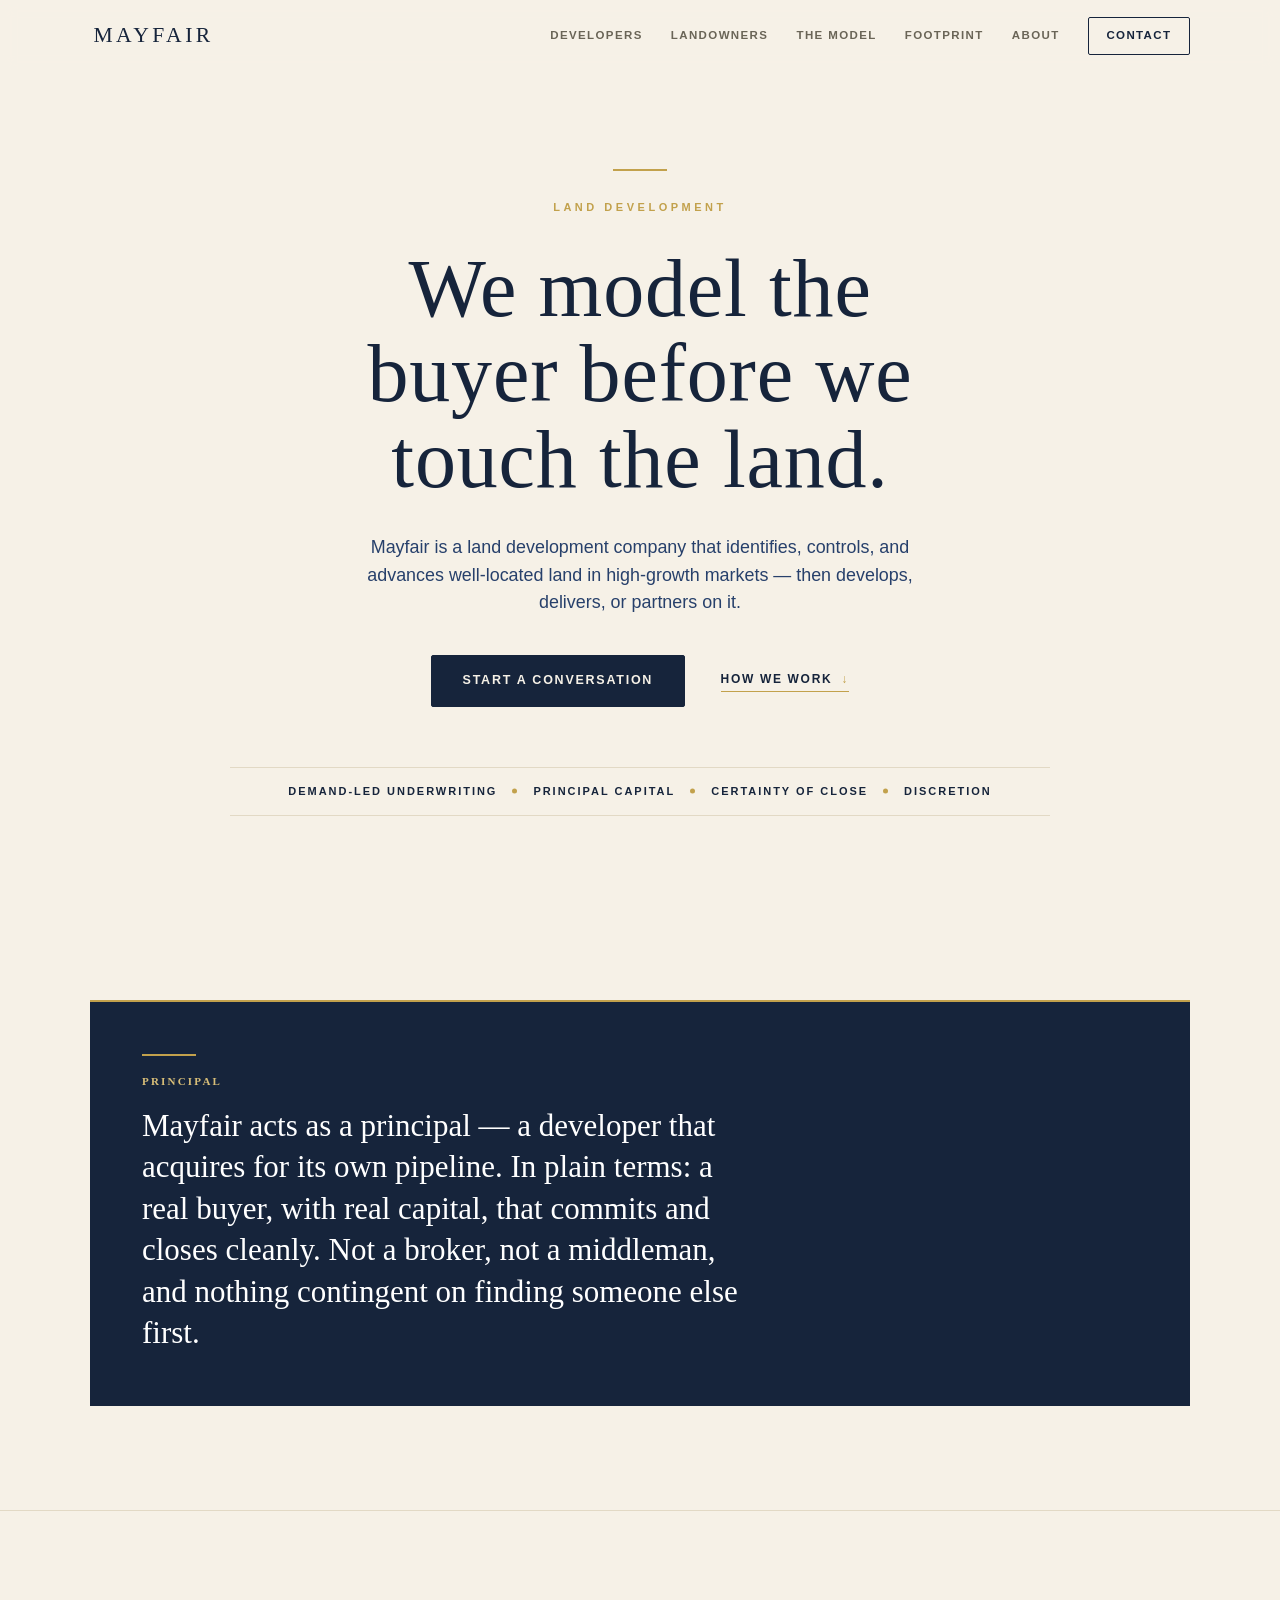
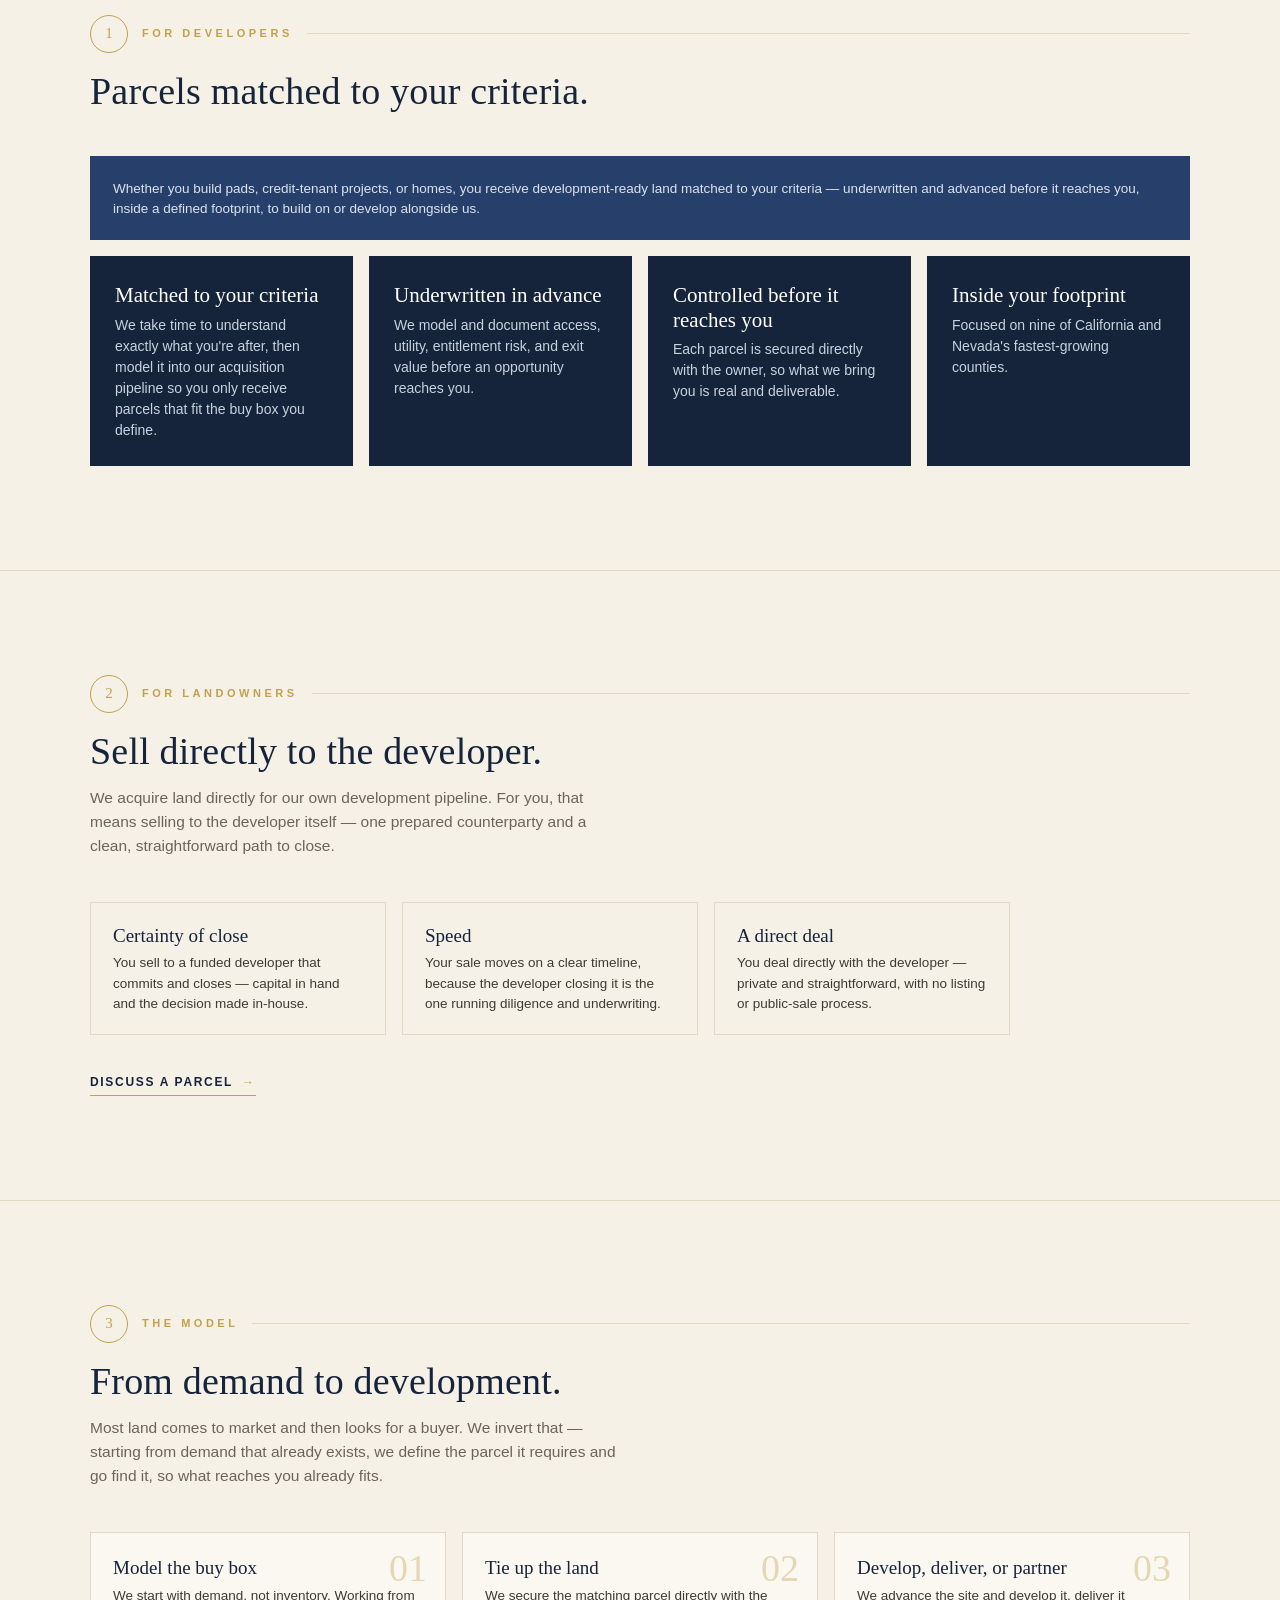
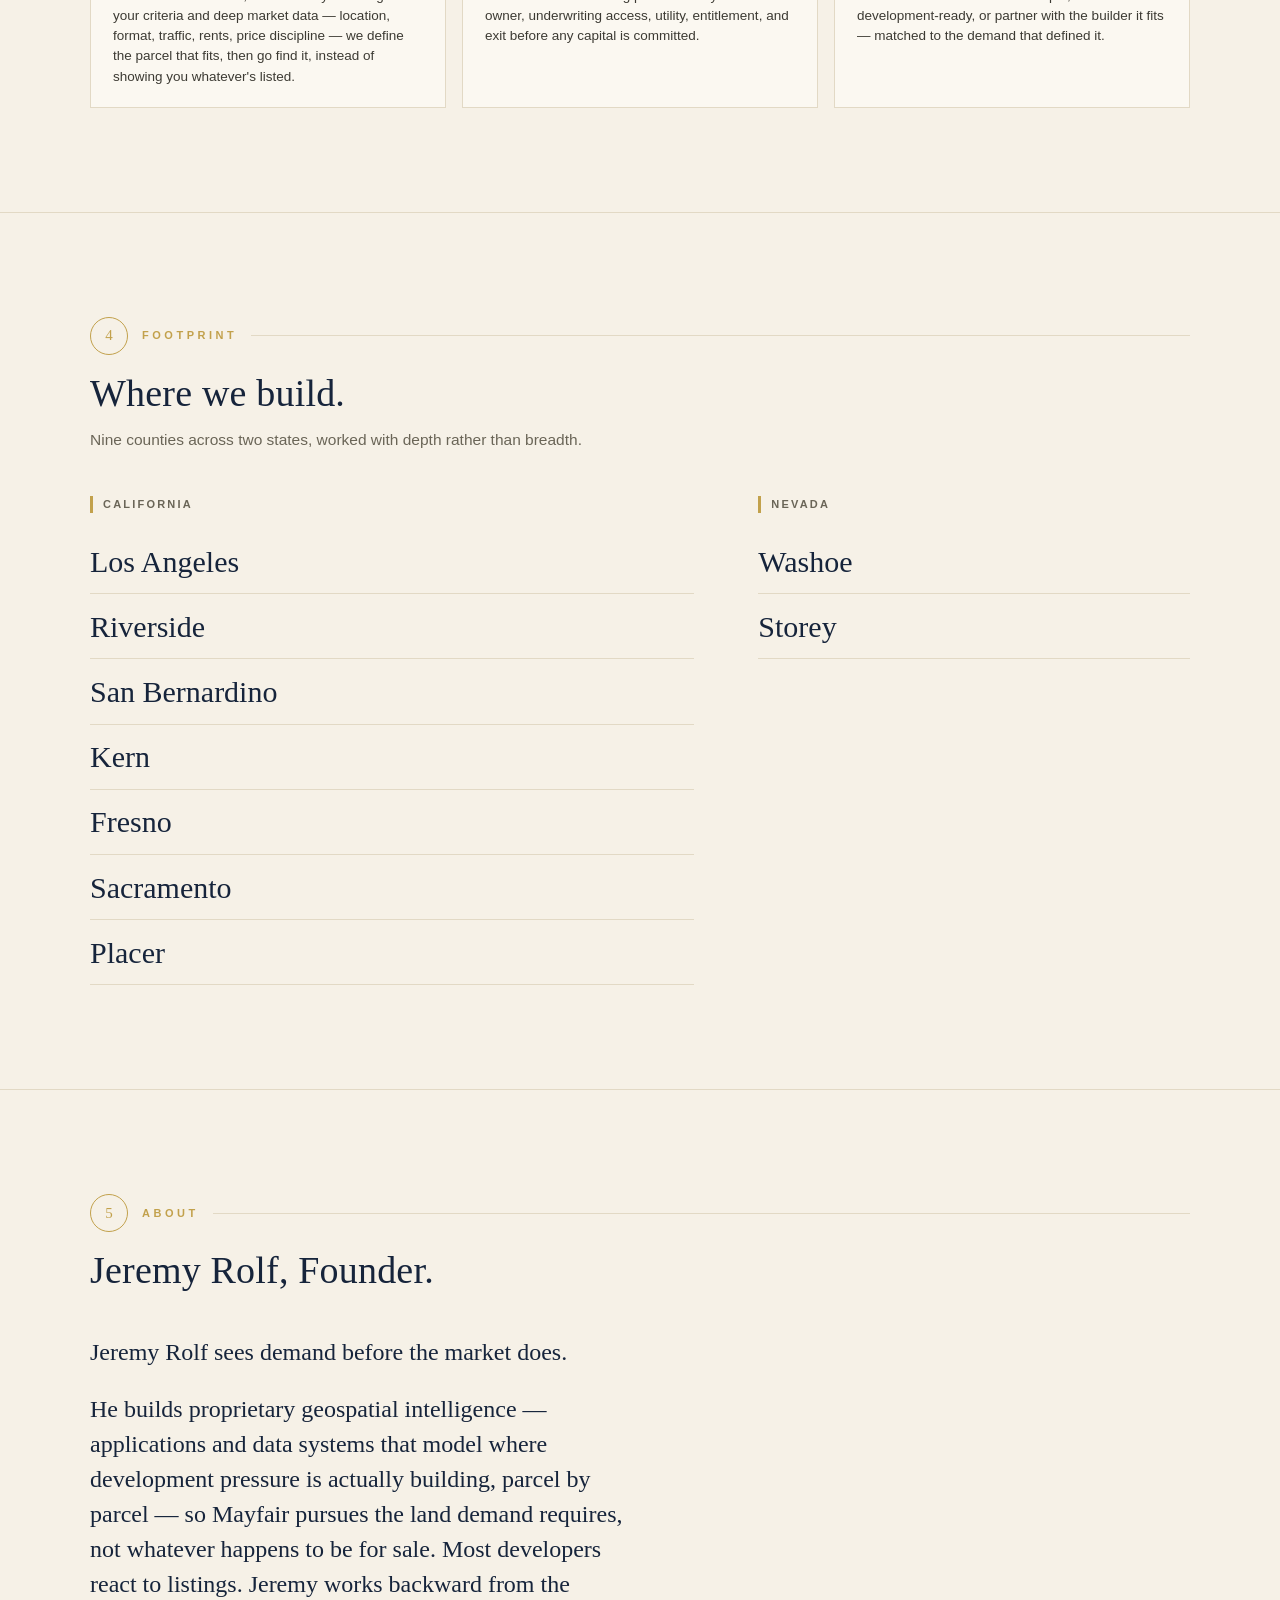
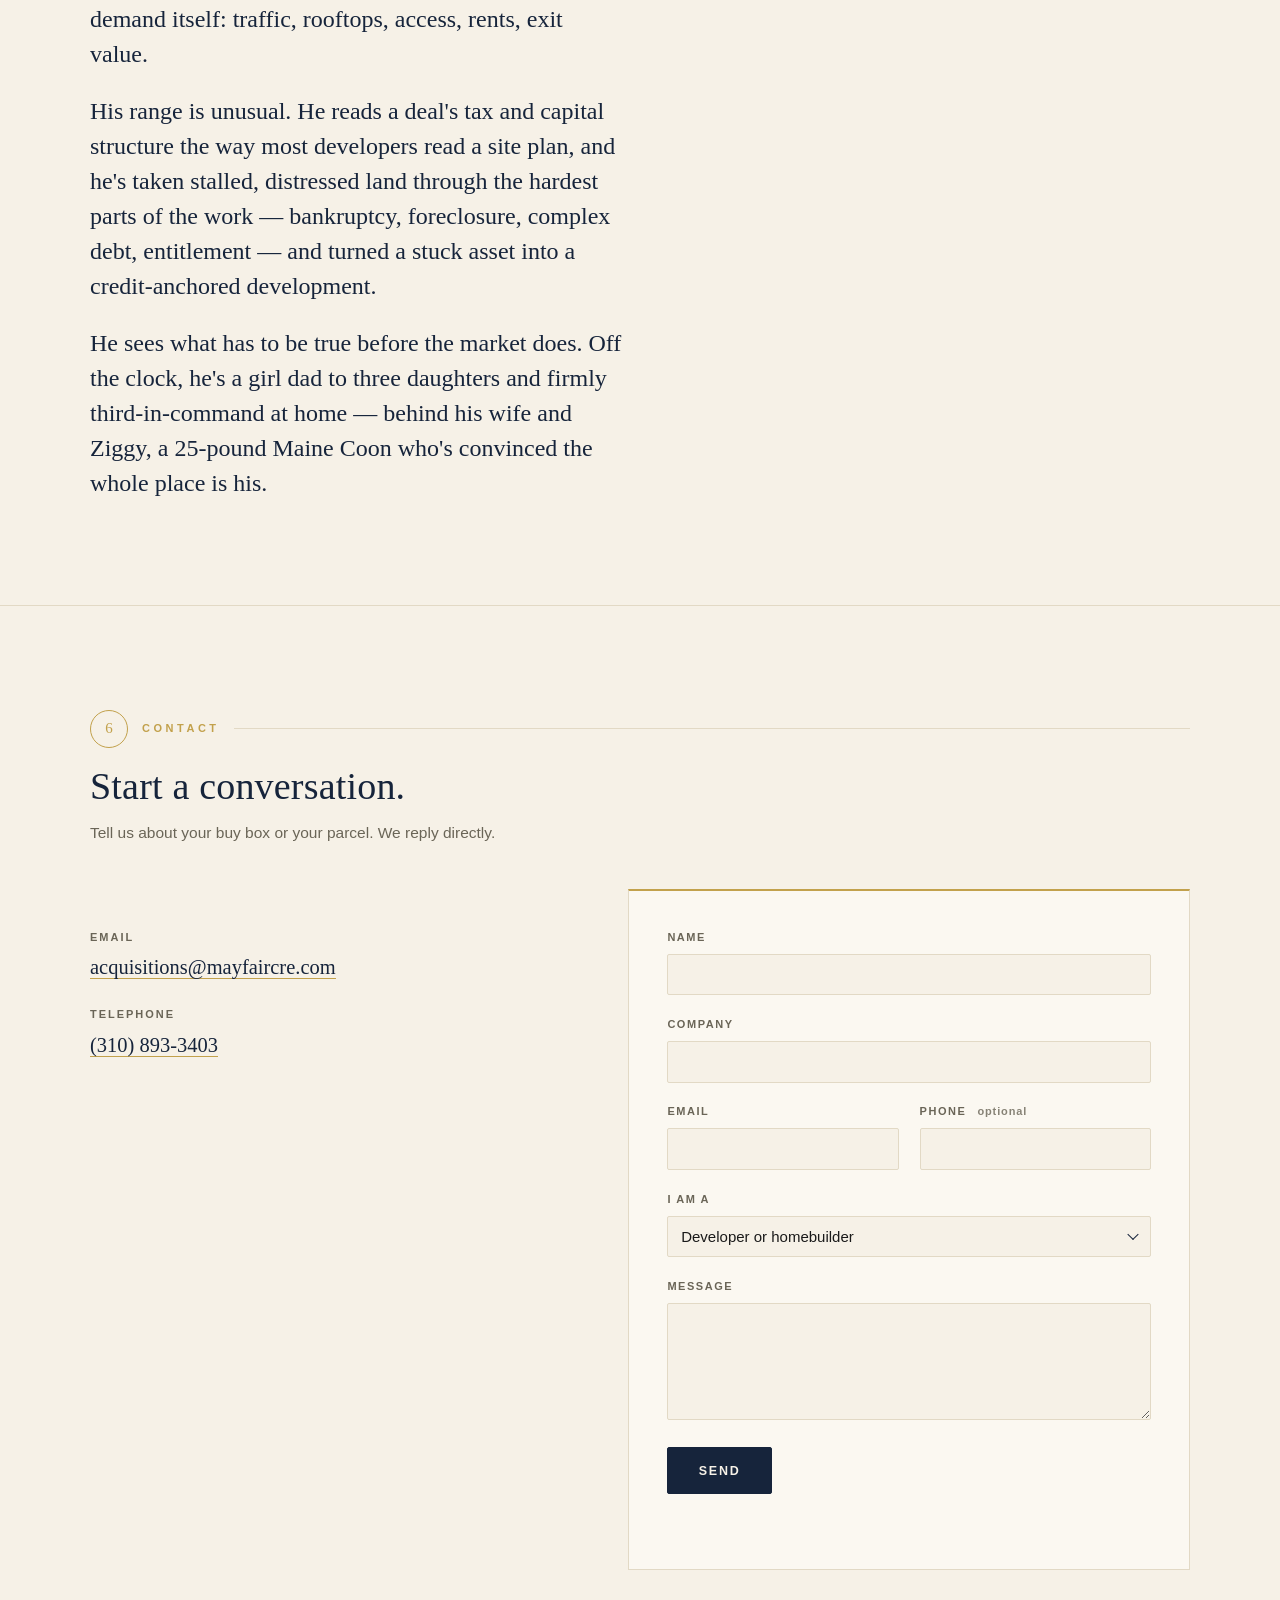
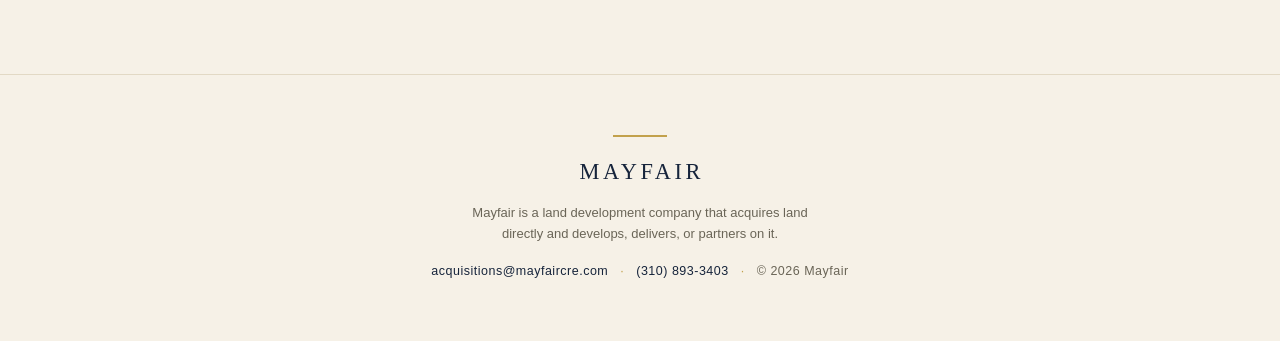
<file: index.html>
<!doctype html>
<html lang="en">
<head>
<meta charset="utf-8" />
<meta name="viewport" content="width=device-width, initial-scale=1" />
<title>Mayfair — Land Development</title>
<meta name="description" content="Mayfair is a land development company. We identify, control, and advance well-located land in high-growth California and Nevada markets, then develop, deliver, or partner on it." />

<link rel="canonical" href="https://mayfaircre.com/" />
<meta name="theme-color" content="#16243B" />

<!-- Open Graph / social -->
<meta property="og:type" content="website" />
<meta property="og:site_name" content="Mayfair" />
<meta property="og:title" content="Mayfair — Land Development" />
<meta property="og:description" content="Mayfair is a land development company — identifying, controlling, and advancing well-located land in high-growth California and Nevada markets." />
<meta property="og:url" content="https://mayfaircre.com/" />
<meta property="og:image" content="https://mayfaircre.com/assets/og-image.png" />
<meta property="og:image:width" content="1200" />
<meta property="og:image:height" content="630" />
<meta name="twitter:card" content="summary_large_image" />
<meta name="twitter:title" content="Mayfair — Land Development" />
<meta name="twitter:description" content="Mayfair is a land development company — identifying, controlling, and advancing well-located land in high-growth California and Nevada markets." />

<link rel="icon" href="assets/favicon.svg" type="image/svg+xml" />
<link rel="apple-touch-icon" href="assets/apple-touch-icon.png" />
<link rel="alternate icon" href="assets/favicon.ico" />

<link rel="stylesheet" href="assets/tokens.css" />
<link rel="stylesheet" href="styles.css" />
</head>
<body>
<a class="skip-link" href="#main">Skip to content</a>

<header class="site-header" id="top">
  <div class="shell header-inner">
    <a class="wordmark" href="#top" aria-label="Mayfair — home">
      <span class="wordmark-text">Mayfair</span>
    </a>
    <nav class="site-nav" aria-label="Primary">
      <a href="#developers">Developers</a>
      <a href="#owners">Landowners</a>
      <a href="#model">The model</a>
      <a href="#footprint">Footprint</a>
      <a href="#about">About</a>
      <a class="nav-cta" href="#contact">Contact</a>
    </nav>
    <button class="nav-toggle" aria-expanded="false" aria-controls="mobile-nav" aria-label="Open menu">
      <span></span><span></span>
    </button>
  </div>
  <nav class="mobile-nav" id="mobile-nav" aria-label="Mobile" hidden>
    <a href="#developers">Developers</a>
    <a href="#owners">Landowners</a>
    <a href="#model">The model</a>
    <a href="#footprint">Footprint</a>
    <a href="#about">About</a>
    <a href="#contact">Contact</a>
  </nav>
</header>

<main id="main">

  <!-- HERO / MASTHEAD -->
  <section class="hero" aria-labelledby="hero-h">
    <div class="shell">
      <div class="crest-rule"></div>
      <p class="eyebrow reveal">Land development</p>
      <h1 class="hero-h reveal" id="hero-h">We model the buyer before we touch the land.</h1>
      <p class="hero-sub reveal">
        Mayfair is a land development company that identifies, controls, and advances
        well-located land in high-growth markets — then develops, delivers, or partners
        on it.
      </p>
      <div class="hero-actions reveal">
        <a class="btn" href="#contact">Start a conversation</a>
        <a class="btn-text" href="#model">How we work <span aria-hidden="true">↓</span></a>
      </div>
      <div class="doctrine reveal">
        <span>Demand-led underwriting</span>
        <span>Principal capital</span>
        <span>Certainty of close</span>
        <span>Discretion</span>
      </div>
    </div>
  </section>

  <!-- PRINCIPAL STATEMENT -->
  <section class="section" aria-labelledby="principal-h">
    <div class="shell">
      <div class="principal-card reveal">
        <div class="crest-rule"></div>
        <p class="kicker">Principal</p>
        <p id="principal-h">
          Mayfair acts as a principal — a developer that acquires for its own pipeline.
          In plain terms: a real buyer, with real capital, that commits and closes
          cleanly. Not a broker, not a middleman, and nothing contingent on finding
          someone else first.
        </p>
      </div>
    </div>
  </section>

  <!-- FOR DEVELOPERS — dark-card centerpiece -->
  <section class="section section-developers" id="developers" aria-labelledby="dev-h">
    <div class="shell">
      <div class="section-head">
        <div class="sec-topline">
          <span class="sec-num">1</span>
          <span class="eyebrow">For developers</span>
          <span class="flex-rule"></span>
        </div>
        <h2 class="section-h reveal" id="dev-h">Parcels matched to your criteria.</h2>
      </div>

      <div class="card lead lead-card reveal">
        <p>
          Whether you build pads, credit-tenant projects, or homes, you receive
          development-ready land matched to your criteria — underwritten and advanced
          before it reaches you, inside a defined footprint, to build on or develop
          alongside us.
        </p>
      </div>

      <div class="grid g-4">
        <div class="card dark reveal">
          <h3>Matched to your criteria</h3>
          <p>We take time to understand exactly what you're after, then model it into our acquisition pipeline so you only receive parcels that fit the buy box you define.</p>
        </div>
        <div class="card dark reveal">
          <h3>Underwritten in advance</h3>
          <p>We model and document access, utility, entitlement risk, and exit value before an opportunity reaches you.</p>
        </div>
        <div class="card dark reveal">
          <h3>Controlled before it reaches you</h3>
          <p>Each parcel is secured directly with the owner, so what we bring you is real and deliverable.</p>
        </div>
        <div class="card dark reveal">
          <h3>Inside your footprint</h3>
          <p>Focused on nine of California and Nevada's fastest-growing counties.</p>
        </div>
      </div>
    </div>
  </section>

  <!-- FOR LANDOWNERS — lighter, smaller -->
  <section class="section section-owners" id="owners" aria-labelledby="own-h">
    <div class="shell">
      <div class="section-head">
        <div class="sec-topline">
          <span class="sec-num">2</span>
          <span class="eyebrow">For landowners</span>
          <span class="flex-rule"></span>
        </div>
        <h2 class="section-h reveal" id="own-h">Sell directly to the developer.</h2>
        <p class="sec-lead reveal">
          We acquire land directly for our own development pipeline. For you, that means
          selling to the developer itself — one prepared counterparty and a clean,
          straightforward path to close.
        </p>
      </div>

      <div class="owners-body">
        <div class="grid g-3">
          <div class="card reveal">
            <h3>Certainty of close</h3>
            <p>You sell to a funded developer that commits and closes — capital in hand and the decision made in-house.</p>
          </div>
          <div class="card reveal">
            <h3>Speed</h3>
            <p>Your sale moves on a clear timeline, because the developer closing it is the one running diligence and underwriting.</p>
          </div>
          <div class="card reveal">
            <h3>A direct deal</h3>
            <p>You deal directly with the developer — private and straightforward, with no listing or public-sale process.</p>
          </div>
        </div>
        <div class="owners-cta reveal">
          <a class="btn-text" href="#contact">Discuss a parcel <span aria-hidden="true">→</span></a>
        </div>
      </div>
    </div>
  </section>

  <!-- THE MODEL -->
  <section class="section section-model" id="model" aria-labelledby="model-h">
    <div class="shell">
      <div class="section-head">
        <div class="sec-topline">
          <span class="sec-num">3</span>
          <span class="eyebrow">The model</span>
          <span class="flex-rule"></span>
        </div>
        <h2 class="section-h reveal" id="model-h">From demand to development.</h2>
        <p class="sec-lead reveal">
          Most land comes to market and then looks for a buyer. We invert that — starting
          from demand that already exists, we define the parcel it requires and go find
          it, so what reaches you already fits.
        </p>
      </div>

      <div class="road">
        <div class="card reveal">
          <span class="seq">01</span>
          <h3>Model the buy box</h3>
          <p>
            We start with demand, not inventory. Working from your criteria and deep
            market data — location, format, traffic, rents, price discipline — we define
            the parcel that fits, then go find it, instead of showing you whatever's
            listed.
          </p>
        </div>
        <div class="card reveal">
          <span class="seq">02</span>
          <h3>Tie up the land</h3>
          <p>
            We secure the matching parcel directly with the owner, underwriting access,
            utility, entitlement, and exit before any capital is committed.
          </p>
        </div>
        <div class="card reveal">
          <span class="seq">03</span>
          <h3>Develop, deliver, or partner</h3>
          <p>
            We advance the site and develop it, deliver it development-ready, or partner
            with the builder it fits — matched to the demand that defined it.
          </p>
        </div>
      </div>
    </div>
  </section>

  <!-- FOOTPRINT -->
  <section class="section section-footprint" id="footprint" aria-labelledby="foot-h">
    <div class="shell">
      <div class="section-head">
        <div class="sec-topline">
          <span class="sec-num">4</span>
          <span class="eyebrow">Footprint</span>
          <span class="flex-rule"></span>
        </div>
        <h2 class="section-h reveal" id="foot-h">Where we build.</h2>
        <p class="sec-lead reveal">Nine counties across two states, worked with depth rather than breadth.</p>
      </div>

      <div class="footprint-grid">
        <div class="footprint-col reveal">
          <p class="band-label">California</p>
          <ul class="county-list">
            <li>Los Angeles</li>
            <li>Riverside</li>
            <li>San Bernardino</li>
            <li>Kern</li>
            <li>Fresno</li>
            <li>Sacramento</li>
            <li>Placer</li>
          </ul>
        </div>
        <div class="footprint-col reveal">
          <p class="band-label">Nevada</p>
          <ul class="county-list">
            <li>Washoe</li>
            <li>Storey</li>
          </ul>
        </div>
      </div>
    </div>
  </section>

  <!-- ABOUT -->
  <section class="section section-about" id="about" aria-labelledby="about-h">
    <div class="shell">
      <div class="section-head">
        <div class="sec-topline">
          <span class="sec-num">5</span>
          <span class="eyebrow">About</span>
          <span class="flex-rule"></span>
        </div>
        <h2 class="section-h reveal" id="about-h">Jeremy Rolf, Founder.</h2>
      </div>

      <div class="about-grid">
        <div class="about-bio reveal">
          <p>Jeremy Rolf sees demand before the market does.</p>
          <p>
            He builds proprietary geospatial intelligence — applications and data systems
            that model where development pressure is actually building, parcel by parcel —
            so Mayfair pursues the land demand requires, not whatever happens to be for
            sale. Most developers react to listings. Jeremy works backward from the demand
            itself: traffic, rooftops, access, rents, exit value.
          </p>
          <p>
            His range is unusual. He reads a deal's tax and capital structure the way most
            developers read a site plan, and he's taken stalled, distressed land through
            the hardest parts of the work — bankruptcy, foreclosure, complex debt,
            entitlement — and turned a stuck asset into a credit-anchored development.
          </p>
          <p>
            He sees what has to be true before the market does. Off the clock, he's a girl
            dad to three daughters and firmly third-in-command at home — behind his wife
            and Ziggy, a 25-pound Maine Coon who's convinced the whole place is his.
          </p>
        </div>
      </div>
    </div>
  </section>

  <!-- CONTACT -->
  <section class="section section-contact" id="contact" aria-labelledby="contact-h">
    <div class="shell">
      <div class="section-head">
        <div class="sec-topline">
          <span class="sec-num">6</span>
          <span class="eyebrow">Contact</span>
          <span class="flex-rule"></span>
        </div>
        <h2 class="section-h reveal" id="contact-h">Start a conversation.</h2>
        <p class="sec-lead reveal">Tell us about your buy box or your parcel. We reply directly.</p>
      </div>

      <div class="contact-grid">
        <div class="contact-intro">
          <dl class="contact-direct reveal">
            <div>
              <dt>Email</dt>
              <dd><a href="mailto:acquisitions@mayfaircre.com">acquisitions@mayfaircre.com</a></dd>
            </div>
            <div>
              <dt>Telephone</dt>
              <dd><a href="tel:+13108933403">(310) 893-3403</a></dd>
            </div>
          </dl>
        </div>

        <form class="contact-form reveal" id="contact-form" novalidate>
          <div class="field">
            <label for="name">Name</label>
            <input type="text" id="name" name="name" autocomplete="name" required />
          </div>
          <div class="field">
            <label for="company">Company</label>
            <input type="text" id="company" name="company" autocomplete="organization" />
          </div>
          <div class="field-row">
            <div class="field">
              <label for="email">Email</label>
              <input type="email" id="email" name="email" autocomplete="email" required />
            </div>
            <div class="field">
              <label for="phone">Phone <span class="optional">optional</span></label>
              <input type="tel" id="phone" name="phone" autocomplete="tel" />
            </div>
          </div>
          <div class="field">
            <label for="role">I am a</label>
            <div class="select-wrap">
              <select id="role" name="role">
                <option value="Developer">Developer or homebuilder</option>
                <option value="Land owner">Land owner</option>
                <option value="Capital partner">Capital partner</option>
                <option value="Other">Other</option>
              </select>
            </div>
          </div>
          <div class="field">
            <label for="message">Message</label>
            <textarea id="message" name="message" rows="4" required></textarea>
          </div>
          <!-- Honeypot: hidden from humans, catches bots -->
          <div class="hp" aria-hidden="true">
            <label for="company_website">Company website</label>
            <input type="text" id="company_website" name="company_website" tabindex="-1" autocomplete="off" />
          </div>
          <button type="submit" class="btn btn-submit">Send</button>
          <p class="form-status" id="form-status" role="status" aria-live="polite"></p>
        </form>
      </div>
    </div>
  </section>
</main>

<footer class="site-footer">
  <div class="shell">
    <div class="crest-rule"></div>
    <span class="footer-mark">Mayfair</span>
    <p class="footer-note">
      Mayfair is a land development company that acquires land directly and develops, delivers, or partners on it.
    </p>
    <div class="footer-meta">
      <a href="mailto:acquisitions@mayfaircre.com">acquisitions@mayfaircre.com</a>
      <span class="sep">·</span>
      <a href="tel:+13108933403">(310) 893-3403</a>
      <span class="sep">·</span>
      <span class="footer-rights">&copy; <span id="year">2026</span> Mayfair</span>
    </div>
  </div>
</footer>

<script src="script.js?v=2" defer></script>
</body>
</html>
</file>
<file: assets/tokens.css>
/* GENERATED from mayfair-brand/tokens.json — do not edit by hand. */

:root {
  /* ---- color ---- */
  --navy:  #16243B; /* primary, backgrounds, headlines on cream */
  --gold:  #C2A14C; /* accent only — rules, dividers, small marks */
  --cream: #F6F1E7; /* page ground */
  --white: #FFFFFF; /* sparingly — card surfaces on cream */
  --ink:   #1A1A1A; /* long body text where navy reads too heavy */

  /* ---- type families ---- */
  --font-display: Georgia, serif;      /* H1–H3, section numbers */
  --font-body:    Calibri, sans-serif; /* body, labels, nav, forms, captions */

  /* ---- type scale ---- */
  --scale-h1:   clamp(40px, 6vw, 56px);
  --scale-h2:   clamp(28px, 4vw, 36px);
  --scale-h3:   20px;
  --scale-body: 17px;
  --scale-label-size:     12px;   /* uppercase */
  --scale-label-tracking: 0.12em;

  /* ---- space ---- */
  --space-section:  96px;
  --space-block:    32px;
  --space-hairline: 1px;                      /* gold @ 30% opacity */
  --hairline-color: rgba(194, 161, 76, 0.30);
}
</file>
<file: styles.css>
/* =========================================================================
   Mayfair — land origination
   Visual system ported from mayfair-architecture.html
   Navy brand · single gold accent · cream paper · Georgia/Calibri register
   ========================================================================= */

:root {
  --navy:      #16243B;
  --navy-2:    #1E3050;
  --navy-3:    #27406B;
  --gold:      #C2A14C;
  --gold-soft: #D8BE78;
  --cream:     #F6F1E7;
  --paper:     #FBF8F1;
  --ink:       #1A1A1A;
  --muted:     #6A6557;
  --line:      #E2D9C5;
  --flag:      #B45B3E;

  --serif: Georgia, "Times New Roman", serif;
  --sans:  Calibri, "Segoe UI", "Helvetica Neue", Arial, sans-serif;

  --shell: 1180px;
  --gutter: clamp(20px, 5vw, 40px);
  --section-y: clamp(56px, 9vw, 104px);
  --ease: cubic-bezier(0.22, 1, 0.36, 1);
}

/* ---- reset ---- */
*, *::before, *::after { box-sizing: border-box; }
html { -webkit-text-size-adjust: 100%; scroll-behavior: smooth; }
@media (prefers-reduced-motion: reduce) { html { scroll-behavior: auto; } }

body {
  margin: 0;
  background: var(--cream);
  color: var(--ink);
  font-family: var(--sans);
  font-size: 16px;
  line-height: 1.55;
  -webkit-font-smoothing: antialiased;
  text-rendering: optimizeLegibility;
}

h1, h2, h3 { margin: 0; font-weight: 400; }
p { margin: 0; }
ul, ol { margin: 0; padding: 0; list-style: none; }
a { color: inherit; text-decoration: none; }
img, svg { display: block; max-width: 100%; }
[hidden] { display: none !important; }

::selection { background: var(--gold); color: var(--navy); }

:focus-visible { outline: 2px solid var(--gold); outline-offset: 3px; }

.skip-link {
  position: absolute; left: -999px; top: 0; z-index: 100;
  background: var(--navy); color: var(--cream);
  padding: 0.75rem 1.25rem;
  font-size: 11px; letter-spacing: 0.18em; text-transform: uppercase; font-weight: 700;
}
.skip-link:focus { left: 0; }

.shell {
  width: 100%;
  max-width: var(--shell);
  margin-inline: auto;
  padding-inline: var(--gutter);
}

/* ---- shared atoms ---- */
.eyebrow {
  font-family: var(--sans);
  font-size: 11px;
  letter-spacing: 0.32em;
  text-transform: uppercase;
  font-weight: 700;
  color: var(--gold);
}
.eyebrow.dim { color: var(--muted); }

.crest-rule { width: 54px; height: 2px; background: var(--gold); }

.section-h {
  font-family: var(--serif);
  font-weight: 400;
  color: var(--navy);
  line-height: 1.08;
  letter-spacing: 0.005em;
  font-size: clamp(26px, 3.8vw, 38px);
}

.sec-lead {
  margin-top: 14px;
  max-width: 62ch;
  font-size: 15.5px;
  color: var(--muted);
  line-height: 1.55;
}

.section { padding-block: var(--section-y); }
.section + .section { border-top: 1px solid var(--line); }

/* ---- section head: circle number · gold eyebrow · hairline rule ---- */
.section-head { margin-bottom: clamp(26px, 4vw, 44px); }
.sec-topline {
  display: flex; align-items: center; gap: 14px;
  margin-bottom: 18px;
}
.sec-num {
  font-family: var(--serif);
  font-size: 15px; color: var(--gold);
  border: 1px solid var(--gold); border-radius: 50%;
  width: 38px; height: 38px; min-width: 38px;
  display: flex; align-items: center; justify-content: center;
}
.flex-rule { flex: 1; height: 1px; background: var(--line); min-width: 24px; }

/* =========================================================================
   Header / nav
   ========================================================================= */
.site-header {
  position: sticky; top: 0; z-index: 50;
  background: color-mix(in srgb, var(--cream) 88%, transparent);
  backdrop-filter: saturate(120%) blur(8px);
  border-bottom: 1px solid transparent;
  transition: border-color 0.4s var(--ease);
}
.site-header.is-scrolled { border-bottom-color: var(--line); }

.header-inner {
  display: flex; align-items: center; justify-content: space-between;
  height: 4.5rem;
}
.wordmark { display: inline-flex; align-items: center; }
.wordmark-text {
  font-family: var(--serif);
  font-weight: 400;
  font-size: 1.35rem;
  letter-spacing: 0.16em;
  text-transform: uppercase;
  color: var(--navy);
  padding-left: 0.16em;
}

.site-nav { display: flex; align-items: center; gap: clamp(1rem, 2.2vw, 2.1rem); }
.site-nav a {
  font-size: 11.5px;
  letter-spacing: 0.12em;
  text-transform: uppercase;
  font-weight: 600;
  color: var(--muted);
  position: relative;
  padding-block: 0.4rem;
  transition: color 0.25s var(--ease);
}
.site-nav a:not(.nav-cta)::after {
  content: ""; position: absolute; left: 0; bottom: 0.15rem;
  width: 100%; height: 1px; background: var(--gold);
  transform: scaleX(0); transform-origin: left; transition: transform 0.3s var(--ease);
}
.site-nav a:not(.nav-cta):hover { color: var(--navy); }
.site-nav a:not(.nav-cta):hover::after { transform: scaleX(1); }

.nav-cta {
  border: 1px solid var(--navy);
  border-radius: 2px;
  padding: 0.55rem 1.1rem !important;
  color: var(--navy) !important;
  transition: background 0.25s var(--ease), color 0.25s var(--ease);
}
.nav-cta:hover { background: var(--navy); color: var(--cream) !important; }

.nav-toggle { display: none; }

.mobile-nav {
  display: flex; flex-direction: column;
  padding: 0.5rem var(--gutter) 1.5rem;
  border-top: 1px solid var(--line);
  background: var(--cream);
}
.mobile-nav a {
  padding: 0.9rem 0;
  font-size: 13px; letter-spacing: 0.12em; text-transform: uppercase; font-weight: 600;
  color: var(--navy);
  border-bottom: 1px solid var(--line);
}
.mobile-nav a:last-child { border-bottom: none; }

/* =========================================================================
   Buttons
   ========================================================================= */
.btn {
  display: inline-flex; align-items: center; justify-content: center;
  background: var(--navy); color: var(--cream);
  font-family: var(--sans); font-size: 12.5px; font-weight: 700;
  letter-spacing: 0.14em; text-transform: uppercase;
  padding: 0.95rem 1.9rem;
  border: 1px solid var(--navy);
  border-radius: 2px;
  cursor: pointer;
  transition: background 0.28s var(--ease), border-color 0.28s var(--ease), transform 0.28s var(--ease);
}
.btn:hover { background: var(--navy-3); border-color: var(--navy-3); }
.btn:active { transform: translateY(1px); }

.btn-text {
  display: inline-flex; align-items: center; gap: 0.55rem;
  font-size: 12px; font-weight: 700; letter-spacing: 0.14em; text-transform: uppercase;
  color: var(--navy);
  padding-bottom: 3px;
  border-bottom: 1px solid var(--gold);
  transition: gap 0.3s var(--ease), color 0.3s var(--ease);
}
.btn-text span { color: var(--gold); transition: transform 0.3s var(--ease); }
.btn-text:hover { color: var(--navy-3); }
.btn-text:hover span { transform: translateX(3px); }

/* =========================================================================
   Cards (ported from architecture sheet)
   ========================================================================= */
.grid { display: grid; gap: 16px; }
.g-4 { grid-template-columns: repeat(4, 1fr); }
.g-3 { grid-template-columns: repeat(3, 1fr); }
.g-2 { grid-template-columns: repeat(2, 1fr); }

.card {
  background: var(--paper);
  border: 1px solid var(--line);
  padding: 22px 22px 20px;
  display: flex; flex-direction: column;
  position: relative;
}
.card .kicker {
  font-size: 10px; letter-spacing: 0.2em; text-transform: uppercase;
  color: var(--gold); font-weight: 700; margin-bottom: 8px;
}
.card h3 {
  font-family: var(--serif); font-weight: 400; color: var(--navy);
  font-size: 19px; line-height: 1.15; margin: 0 0 7px;
}
.card p { margin: 0; font-size: 13.5px; color: #3c3a33; line-height: 1.5; }

.card.dark { background: var(--navy); border-color: var(--navy); }
.card.dark h3 { color: #fff; }
.card.dark p { color: #C9D2E0; }
.card.dark .kicker { color: var(--gold-soft); }

.card.lead { background: var(--navy-3); border-color: var(--navy-3); }
.card.lead h3 { color: #fff; }
.card.lead p { color: #DCE3EF; }
.card.lead .kicker { color: var(--gold-soft); }

.band-label {
  font-size: 11px; letter-spacing: 0.2em; text-transform: uppercase;
  color: var(--muted); font-weight: 700;
  border-left: 3px solid var(--gold); padding-left: 10px;
  margin-bottom: 16px;
}

/* =========================================================================
   Hero / masthead
   ========================================================================= */
.hero {
  text-align: center;
  padding-top: clamp(48px, 9vw, 96px);
  padding-bottom: clamp(40px, 7vw, 80px);
}
.hero .crest-rule { margin: 0 auto clamp(20px, 3vw, 28px); }
.hero .eyebrow { display: block; margin-bottom: clamp(20px, 3vw, 30px); }
.hero-h {
  font-family: var(--serif);
  font-weight: 400;
  color: var(--navy);
  font-size: clamp(38px, 6.6vw, 82px);
  line-height: 1.04;
  letter-spacing: 0.01em;
  max-width: 16ch;
  margin: 0 auto;
}
.hero-sub {
  margin: clamp(22px, 3.5vw, 32px) auto 0;
  max-width: 60ch;
  font-size: clamp(16px, 1.4vw, 19px);
  color: var(--navy-3);
  line-height: 1.55;
}
.hero-actions {
  margin-top: clamp(26px, 4vw, 38px);
  display: flex; align-items: center; justify-content: center;
  gap: clamp(1.25rem, 3vw, 2.25rem); flex-wrap: wrap;
}

/* doctrine strip (proof chips) */
.doctrine {
  margin: clamp(34px, 6vw, 60px) auto 0;
  max-width: 820px;
  border-top: 1px solid var(--line);
  border-bottom: 1px solid var(--line);
  padding: 15px 10px;
  display: flex; flex-wrap: wrap; justify-content: center; align-items: center;
  gap: 6px 0;
}
.doctrine span {
  font-family: var(--sans);
  font-size: 11px; letter-spacing: 0.18em; text-transform: uppercase; font-weight: 600;
  color: var(--navy);
  padding: 0 18px;
  position: relative;
}
.doctrine span + span::before {
  content: ""; position: absolute; left: -3px; top: 50%; transform: translateY(-50%);
  width: 5px; height: 5px; border-radius: 50%; background: var(--gold);
}

/* =========================================================================
   Principal statement — navy emphasis block
   ========================================================================= */
.principal-card {
  background: var(--navy);
  border-top: 2px solid var(--gold);
  padding: clamp(30px, 5vw, 52px);
}
.principal-card .crest-rule { margin-bottom: 18px; }
.principal-card .kicker {
  font-size: 11px; letter-spacing: 0.2em; text-transform: uppercase;
  color: var(--gold-soft); font-weight: 700; margin-bottom: 16px;
}
.principal-card p {
  font-family: var(--serif);
  color: #fff;
  font-size: clamp(20px, 2.6vw, 31px);
  line-height: 1.34;
  max-width: 40ch;
}

/* =========================================================================
   Developers — dark-card centerpiece (dominant)
   ========================================================================= */
.section-developers .lead-card { margin-bottom: 16px; }
.section-developers .card.dark { padding: 26px 24px 24px; }
.section-developers .card.dark h3 { font-size: 21px; }
.section-developers .card.dark p { font-size: 14px; }

/* =========================================================================
   Landowners — lighter, smaller, fewer cards
   ========================================================================= */
.section-owners .owners-body { max-width: 920px; }
.section-owners .card { background: transparent; }
.owners-cta { margin-top: clamp(24px, 4vw, 34px); }

/* =========================================================================
   The model — road cards with ghost numerals
   ========================================================================= */
.road { display: grid; grid-template-columns: repeat(3, 1fr); gap: 16px; }
.road .card { padding-top: 24px; }
.road .seq {
  position: absolute; top: 16px; right: 18px;
  font-family: var(--serif); font-size: 38px; line-height: 1;
  color: rgba(194, 161, 76, 0.38);
}

/* =========================================================================
   Footprint
   ========================================================================= */
.footprint-grid {
  display: grid;
  grid-template-columns: 1.4fr 1fr;
  gap: clamp(28px, 5vw, 64px);
}
.county-list li {
  font-family: var(--serif);
  color: var(--navy);
  font-size: clamp(20px, 2.4vw, 30px);
  line-height: 1.5;
  padding: 0.32em 0;
  border-bottom: 1px solid var(--line);
  transition: color 0.3s var(--ease), padding-left 0.3s var(--ease);
}
.county-list li:hover { color: var(--gold); padding-left: 0.4rem; }

/* =========================================================================
   About
   ========================================================================= */
.about-grid {
  display: grid;
  grid-template-columns: 1fr;
  gap: clamp(28px, 5vw, 60px);
  align-items: start;
}
.about-bio { max-width: 60ch; }
.about-bio p {
  font-family: var(--serif);
  color: var(--navy);
  font-size: clamp(18px, 1.9vw, 24px);
  line-height: 1.46;
}
.about-bio p + p { margin-top: 0.9em; }
.creds-card {
  background: var(--navy);
  border-top: 2px solid var(--gold);
  padding: 26px 24px;
  position: sticky; top: 6rem;
}
.creds-card .kicker {
  font-size: 11px; letter-spacing: 0.2em; text-transform: uppercase;
  color: var(--gold-soft); font-weight: 700; margin-bottom: 18px; display: block;
}
.creds-list { display: grid; gap: 16px; }
.creds-list li {
  color: #EDEBE3; font-size: 14.5px; line-height: 1.45;
  padding: 0 0 16px 1.3rem; position: relative;
  border-bottom: 1px solid rgba(255, 255, 255, 0.12);
}
.creds-list li:last-child { border-bottom: none; padding-bottom: 0; }
.creds-list li::before {
  content: ""; position: absolute; left: 0; top: 0.5em;
  width: 7px; height: 7px; background: var(--gold); transform: rotate(45deg);
}

/* =========================================================================
   Contact
   ========================================================================= */
.contact-grid {
  display: grid;
  grid-template-columns: 0.92fr 1.08fr;
  gap: clamp(28px, 5vw, 60px);
  align-items: start;
}
.contact-direct { margin-top: clamp(26px, 4vw, 40px); display: grid; gap: 1.4rem; }
.contact-direct dt {
  font-size: 11px; letter-spacing: 0.18em; text-transform: uppercase;
  color: var(--muted); font-weight: 700; margin-bottom: 0.4rem;
}
.contact-direct dd { margin: 0; font-family: var(--serif); font-size: clamp(18px, 1.6vw, 22px); color: var(--navy); }
.contact-direct a { border-bottom: 1px solid var(--gold); transition: color 0.3s var(--ease); }
.contact-direct a:hover { color: var(--gold); }

.contact-form {
  background: var(--paper);
  border: 1px solid var(--line);
  border-top: 2px solid var(--gold);
  padding: clamp(24px, 4vw, 38px);
  display: grid; gap: 1.3rem;
}
.field { display: grid; gap: 0.5rem; }
.field-row { display: grid; grid-template-columns: 1fr 1fr; gap: 1.3rem; }
.field label {
  font-size: 11px; letter-spacing: 0.14em; text-transform: uppercase;
  color: var(--muted); font-weight: 700;
}
.field label .optional { letter-spacing: 0.08em; color: var(--muted); margin-left: 0.4rem; text-transform: none; font-weight: 600; opacity: 0.8; }

.field input, .field textarea, .field select {
  font-family: var(--sans); font-size: 15px; color: var(--ink);
  background: var(--cream);
  border: 1px solid var(--line);
  border-radius: 2px;
  padding: 0.7rem 0.8rem;
  width: 100%;
  transition: border-color 0.25s var(--ease), box-shadow 0.25s var(--ease);
}
.field textarea { resize: vertical; line-height: 1.55; }
.field input:focus, .field textarea:focus, .field select:focus {
  outline: none;
  border-color: var(--navy-3);
  box-shadow: 0 0 0 2px rgba(194, 161, 76, 0.28);
}
.field input::placeholder, .field textarea::placeholder { color: #9c968a; }

.select-wrap { position: relative; }
.select-wrap::after {
  content: ""; position: absolute; right: 14px; top: 50%;
  width: 8px; height: 8px; border-right: 1.5px solid var(--navy); border-bottom: 1.5px solid var(--navy);
  transform: translateY(-70%) rotate(45deg); pointer-events: none;
}
.field select { appearance: none; -webkit-appearance: none; cursor: pointer; padding-right: 1.6rem; }

.btn-submit { margin-top: 0.4rem; justify-self: start; }

.hp { position: absolute; left: -5000px; width: 1px; height: 1px; overflow: hidden; }

.form-status { font-size: 13.5px; min-height: 1.2em; color: var(--muted); }
.form-status.is-error { color: var(--flag); }
.form-status.is-success { color: #8A6E22; }

/* =========================================================================
   Footer — echoes the masthead
   ========================================================================= */
.site-footer {
  border-top: 1px solid var(--line);
  padding-block: clamp(38px, 6vw, 60px);
  text-align: center;
}
.site-footer .crest-rule { margin: 0 auto 18px; }
.footer-mark {
  font-family: var(--serif); font-weight: 400; color: var(--navy);
  font-size: 1.4rem; letter-spacing: 0.16em; text-transform: uppercase;
  display: inline-block; padding-left: 0.16em;
}
.footer-note { margin: 14px auto 0; max-width: 48ch; font-size: 13px; color: var(--muted); }
.footer-meta {
  margin-top: 18px;
  font-size: 12.5px; letter-spacing: 0.04em; color: var(--muted);
  display: flex; flex-wrap: wrap; justify-content: center; align-items: center;
}
.footer-meta a { color: var(--navy); }
.footer-meta a:hover { color: var(--gold); }
.footer-meta .sep { color: var(--gold); padding: 0 12px; }
.footer-rights { color: var(--muted); }

/* =========================================================================
   Reveal-on-scroll (subtle)
   ========================================================================= */
.reveal {
  opacity: 0; transform: translateY(14px);
  transition: opacity 0.8s var(--ease), transform 0.8s var(--ease);
}
.reveal.is-in { opacity: 1; transform: none; }
@media (prefers-reduced-motion: reduce) {
  .reveal { opacity: 1; transform: none; transition: none; }
}

/* =========================================================================
   Responsive
   ========================================================================= */
@media (max-width: 980px) {
  .g-4 { grid-template-columns: repeat(2, 1fr); }
  .g-3, .road { grid-template-columns: repeat(2, 1fr); }
}
@media (max-width: 860px) {
  .footprint-grid { grid-template-columns: 1fr; gap: 2.5rem; }
  .about-grid { grid-template-columns: 1fr; }
  .creds-card { position: static; }
  .contact-grid { grid-template-columns: 1fr; }
}
@media (max-width: 720px) {
  .site-nav { display: none; }
  .nav-toggle {
    display: inline-flex; flex-direction: column; justify-content: center; gap: 5px;
    width: 2.75rem; height: 2.75rem; margin-right: -0.5rem;
    background: none; border: none; cursor: pointer;
  }
  .nav-toggle span { display: block; width: 22px; height: 1.5px; background: var(--navy); transition: transform 0.3s var(--ease), opacity 0.3s var(--ease); }
  .nav-toggle[aria-expanded="true"] span:first-child { transform: translateY(3.25px) rotate(45deg); }
  .nav-toggle[aria-expanded="true"] span:last-child { transform: translateY(-3.25px) rotate(-45deg); }
  .field-row { grid-template-columns: 1fr; }
}
@media (max-width: 560px) {
  .g-4, .g-3, .g-2, .road { grid-template-columns: 1fr; }
}
</file>
